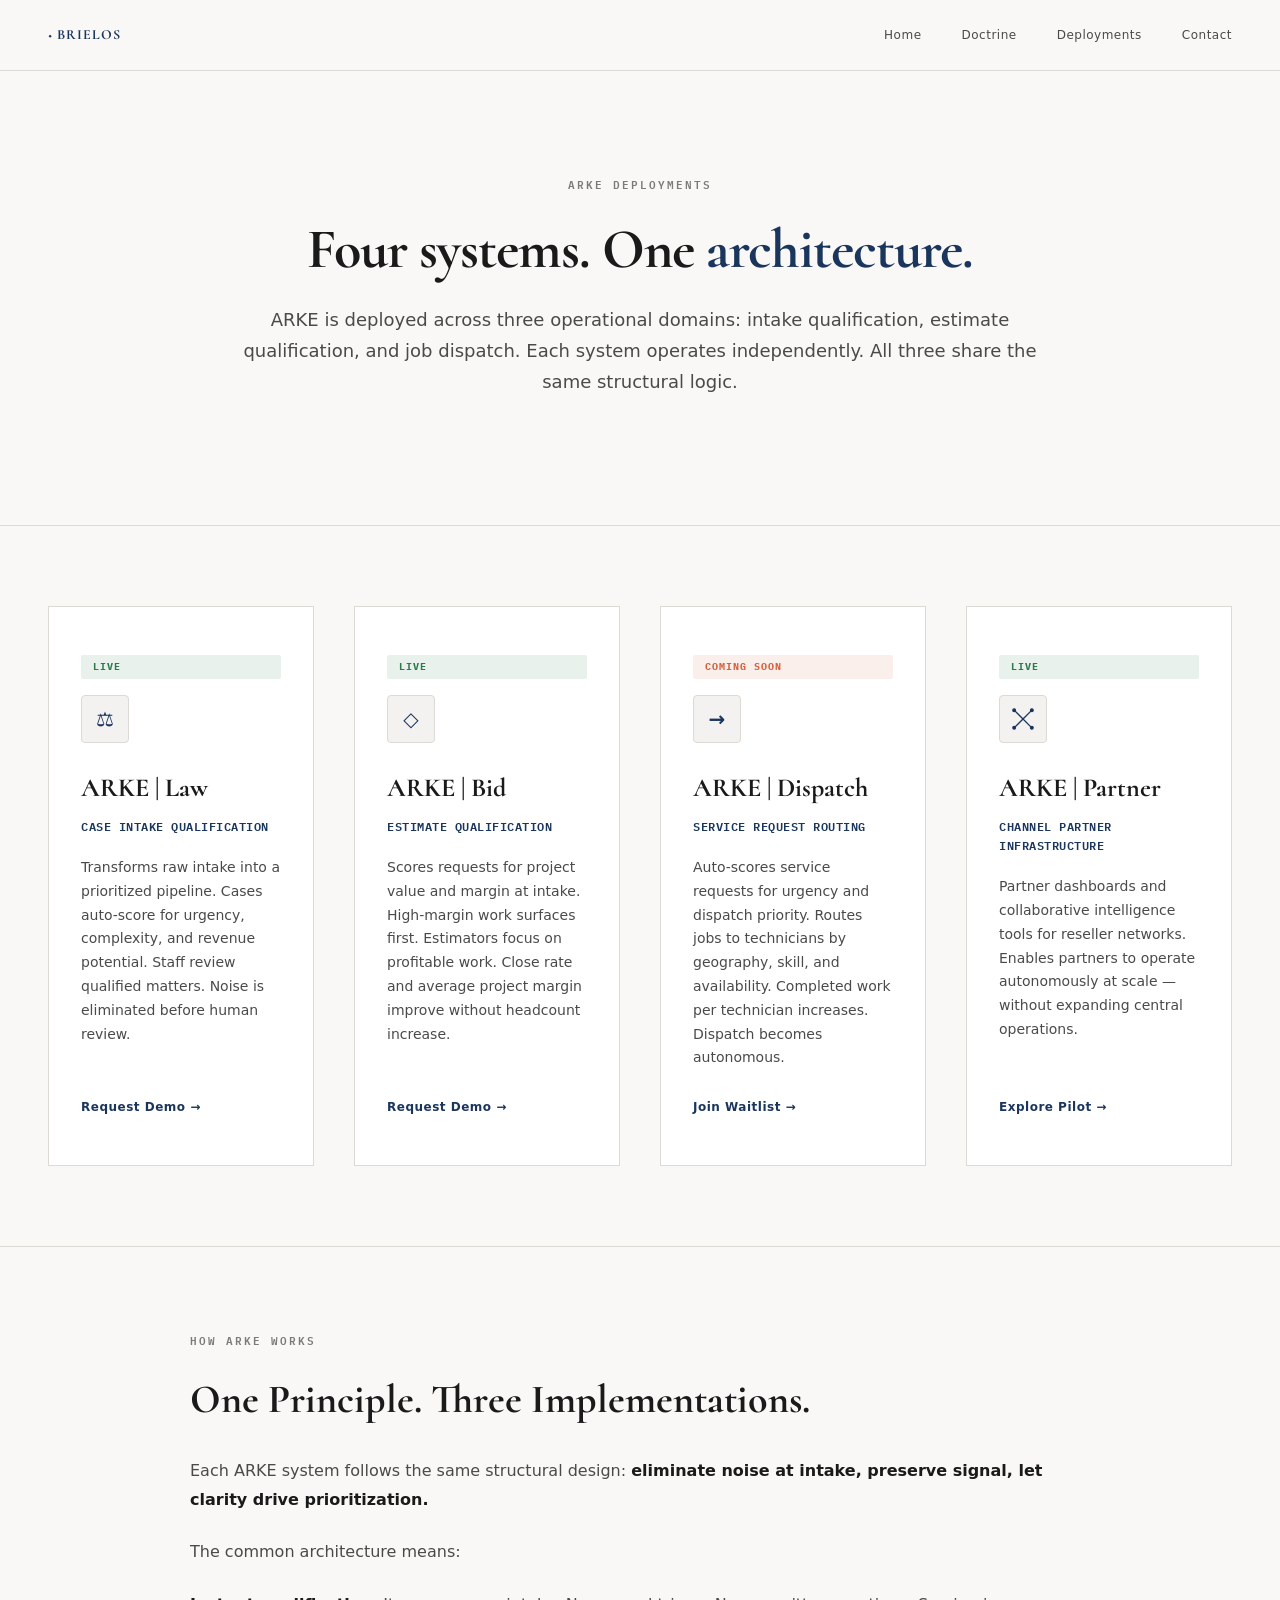
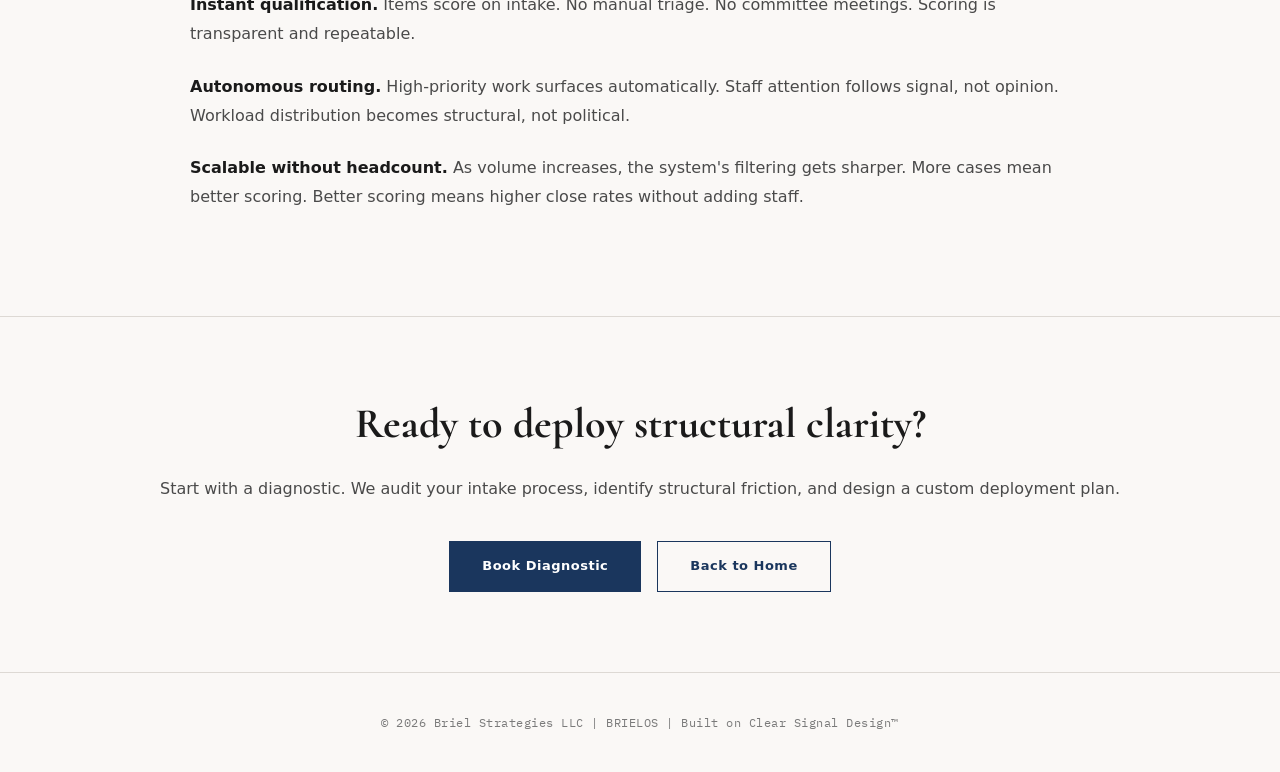
<file: brielos_deployments.html>
<!DOCTYPE html>
<html lang="en">
<head>
  <meta charset="UTF-8">
  <meta name="viewport" content="width=device-width, initial-scale=1.0">
  <title>ARKE Deployments — BrielOS</title>
  <style>
    @import url('https://fonts.googleapis.com/css2?family=Cormorant:wght@600;700&family=IBM+Plex+Mono:wght@400;600&display=swap');
    
    * { margin: 0; padding: 0; box-sizing: border-box; }
    
    :root {
      --bg-primary: #faf8f6;
      --bg-secondary: #f4f2f0;
      --text-primary: #1a1a1a;
      --text-secondary: #4a4a4a;
      --text-tertiary: #7a7a7a;
      --border: #ddd9d4;
      --accent: #1a365d;
      --accent-alt: #d4603f;
      --success: #2d7a4a;
    }
    
    html { scroll-behavior: smooth; }
    
    body {
      font-family: -apple-system, BlinkMacSystemFont, "Segoe UI", system-ui, sans-serif;
      background: var(--bg-primary);
      color: var(--text-primary);
      line-height: 1.6;
    }
    
    .container { max-width: 1280px; margin: 0 auto; padding: 0 48px; }
    
    /* === HEADER === */
    header {
      border-bottom: 1px solid var(--border);
      padding: 24px 0;
      position: sticky;
      top: 0;
      z-index: 100;
      background: rgba(250, 248, 246, 0.95);
      backdrop-filter: blur(8px);
    }
    
    .header-content { 
      display: flex; 
      justify-content: space-between; 
      align-items: center; 
    }
    
    .logo { 
      font-family: 'Cormorant', serif;
      font-size: 14px; 
      font-weight: 700; 
      color: var(--accent);
      letter-spacing: 1px;
    }
    
    .nav { 
      display: flex; 
      gap: 40px; 
    }
    
    .nav a { 
      font-size: 12px; 
      color: var(--text-secondary); 
      text-decoration: none; 
      transition: color 0.2s;
      letter-spacing: 0.5px;
    }
    
    .nav a:hover { color: var(--accent); }
    
    /* === HERO === */
    .hero {
      padding: 100px 0 80px;
      border-bottom: 1px solid var(--border);
    }
    
    .hero-content {
      max-width: 800px;
      margin: 0 auto;
      text-align: center;
    }
    
    .section-label {
      display: inline-block;
      font-size: 11px;
      letter-spacing: 2px;
      text-transform: uppercase;
      color: var(--text-tertiary);
      margin-bottom: 24px;
      font-weight: 600;
      font-family: 'IBM Plex Mono', monospace;
    }
    
    .hero h1 {
      font-family: 'Cormorant', serif;
      font-size: 56px;
      font-weight: 700;
      line-height: 1.15;
      margin-bottom: 24px;
      color: var(--text-primary);
      letter-spacing: -1px;
    }
    
    .hero h1 .highlight {
      color: var(--accent);
    }
    
    .hero-subhead {
      font-size: 18px;
      color: var(--text-secondary);
      margin-bottom: 48px;
      font-weight: 400;
      line-height: 1.7;
    }
    
    /* === DEPLOYMENTS GRID === */
    .deployments-grid {
      display: grid;
      grid-template-columns: repeat(3, 1fr);
      gap: 40px;
      padding: 80px 0;
      border-bottom: 1px solid var(--border);
    }
    
    .deployment-card {
      padding: 48px 32px;
      background: white;
      border: 1px solid var(--border);
      transition: all 0.3s ease;
      display: flex;
      flex-direction: column;
      position: relative;
      overflow: hidden;
    }
    
    .deployment-card:hover {
      border-color: var(--accent);
      box-shadow: 0 8px 24px rgba(26, 54, 93, 0.08);
    }
    
    .deployment-icon {
      width: 48px;
      height: 48px;
      display: flex;
      align-items: center;
      justify-content: center;
      margin-bottom: 24px;
      background: var(--bg-secondary);
      border: 1px solid var(--border);
      border-radius: 4px;
      font-weight: 700;
      color: var(--accent);
      font-size: 20px;
    }
    
    .deployment-card h3 {
      font-family: 'Cormorant', serif;
      font-size: 26px;
      font-weight: 700;
      margin-bottom: 8px;
      color: var(--text-primary);
    }
    
    .deployment-subtitle {
      font-size: 12px;
      color: var(--accent);
      letter-spacing: 0.5px;
      margin-bottom: 20px;
      font-weight: 600;
      text-transform: uppercase;
      font-family: 'IBM Plex Mono', monospace;
    }
    
    .deployment-description {
      font-size: 14px;
      color: var(--text-secondary);
      line-height: 1.7;
      margin-bottom: 28px;
      flex-grow: 1;
    }
    
    .deployment-link {
      font-size: 12px;
      color: var(--accent);
      text-decoration: none;
      font-weight: 600;
      letter-spacing: 0.5px;
      transition: color 0.2s;
      align-self: flex-start;
      position: relative;
      display: inline-block;
    }
    
    .deployment-link:hover {
      color: var(--accent-alt);
    }
    
    .deployment-link span {
      display: inline-block;
      transition: transform 0.3s ease;
    }
    
    .deployment-card:hover .deployment-link span {
      transform: translateX(4px);
    }
    
    /* === STATUS BADGES === */
    .status-badge {
      display: inline-block;
      font-size: 10px;
      letter-spacing: 1px;
      text-transform: uppercase;
      font-weight: 700;
      padding: 4px 12px;
      border-radius: 2px;
      margin-bottom: 16px;
      font-family: 'IBM Plex Mono', monospace;
    }
    
    .status-live {
      background: rgba(45, 122, 74, 0.1);
      color: var(--success);
    }
    
    .status-coming {
      background: rgba(212, 96, 63, 0.1);
      color: var(--accent-alt);
    }
    
    /* === OVERVIEW SECTION === */
    .overview {
      padding: 80px 0;
      border-bottom: 1px solid var(--border);
    }
    
    .overview-content {
      max-width: 900px;
      margin: 0 auto;
    }
    
    .overview-content h2 {
      font-family: 'Cormorant', serif;
      font-size: 40px;
      font-weight: 700;
      line-height: 1.3;
      margin-bottom: 32px;
      color: var(--text-primary);
    }
    
    .overview-text {
      font-size: 16px;
      color: var(--text-secondary);
      line-height: 1.8;
      margin-bottom: 24px;
    }
    
    .overview-text strong {
      color: var(--text-primary);
      font-weight: 600;
    }
    
    /* === CTA SECTION === */
    .cta-section {
      padding: 80px 0;
      text-align: center;
    }
    
    .cta-section h2 {
      font-family: 'Cormorant', serif;
      font-size: 42px;
      font-weight: 700;
      line-height: 1.3;
      margin-bottom: 24px;
      color: var(--text-primary);
    }
    
    .cta-section p {
      font-size: 16px;
      color: var(--text-secondary);
      margin-bottom: 40px;
    }
    
    .button-group {
      display: flex;
      gap: 16px;
      justify-content: center;
    }
    
    .button {
      display: inline-block;
      padding: 14px 32px;
      background: var(--accent);
      color: white;
      text-decoration: none;
      border: 1px solid var(--accent);
      font-weight: 600;
      font-size: 13px;
      letter-spacing: 0.5px;
      cursor: pointer;
      transition: all 0.3s;
    }
    
    .button:hover {
      background: transparent;
      color: var(--accent);
    }
    
    .button.secondary {
      background: transparent;
      color: var(--accent);
    }
    
    .button.secondary:hover {
      background: var(--accent);
      color: white;
    }
    
    /* === FOOTER === */
    footer {
      padding: 40px 0;
      border-top: 1px solid var(--border);
      text-align: center;
    }
    
    footer p {
      font-size: 12px;
      color: var(--text-tertiary);
      letter-spacing: 0.5px;
      font-family: 'IBM Plex Mono', monospace;
    }
    
    /* === RESPONSIVE === */
    @media (max-width: 1024px) {
      .deployments-grid {
        grid-template-columns: 1fr;
      }
    }
    
    @media (max-width: 768px) {
      .container { padding: 0 24px; }
      .hero { padding: 60px 0 60px; }
      .deployments-grid { padding: 60px 0; gap: 24px; }
      .overview { padding: 60px 0; }
      .cta-section { padding: 60px 0; }
      
      .hero h1 { font-size: 36px; }
      .deployment-card h3 { font-size: 20px; }
      .overview-content h2 { font-size: 32px; }
      .cta-section h2 { font-size: 32px; }
      
      .nav { gap: 20px; }
      .button-group { flex-direction: column; }
    }
  </style>
</head>
<body>

<header>
  <div class="container">
    <div class="header-content">
      <div class="logo">◆ BRIELOS</div>
      <nav class="nav">
        <a href="/">Home</a>
        <a href="/brielos_doctrine_methodology.html">Doctrine</a>
        <a href="/brielos_deployments.html">Deployments</a>
        <a href="mailto:hello@brielstrategies.com">Contact</a>
      </nav>
    </div>
  </div>
</header>

<!-- === HERO === -->
<section class="hero">
  <div class="container">
    <div class="hero-content">
      <span class="section-label">ARKE Deployments</span>
      <h1>Four systems. One <span class="highlight">architecture.</span></h1>
      <p class="hero-subhead">ARKE is deployed across three operational domains: intake qualification, estimate qualification, and job dispatch. Each system operates independently. All three share the same structural logic.</p>
    </div>
  </div>
</section>

<!-- === DEPLOYMENTS GRID === -->
<section class="deployments-grid">
  <div class="container" style="grid-column: 1 / -1;">
    <div style="display: grid; grid-template-columns: repeat(4, 1fr); gap: 40px;">

      <!-- ARKE | LAW -->
      <div class="deployment-card" id="law">
        <div class="status-badge status-live">Live</div>
        <div class="deployment-icon">⚖</div>
        <h3>ARKE | Law</h3>
        <div class="deployment-subtitle">Case Intake Qualification</div>
        <p class="deployment-description">Transforms raw intake into a prioritized pipeline. Cases auto-score for urgency, complexity, and revenue potential. Staff review qualified matters. Noise is eliminated before human review.</p>
        <a href="mailto:hello@brielstrategies.com?subject=ARKE%20Law%20Demo" class="deployment-link"><span>Request Demo →</span></a>
      </div>
      
      <!-- ARKE | BID -->
      <div class="deployment-card" id="bid">
        <div class="status-badge status-live">Live</div>
        <div class="deployment-icon">◇</div>
        <h3>ARKE | Bid</h3>
        <div class="deployment-subtitle">Estimate Qualification</div>
        <p class="deployment-description">Scores requests for project value and margin at intake. High-margin work surfaces first. Estimators focus on profitable work. Close rate and average project margin improve without headcount increase.</p>
        <a href="mailto:hello@brielstrategies.com?subject=ARKE%20Bid%20Demo" class="deployment-link"><span>Request Demo →</span></a>
      </div>
      
      <!-- ARKE | DISPATCH -->
      <div class="deployment-card" id="dispatch">
        <div class="status-badge status-coming">Coming Soon</div>
        <div class="deployment-icon">→</div>
        <h3>ARKE | Dispatch</h3>
        <div class="deployment-subtitle">Service Request Routing</div>
        <p class="deployment-description">Auto-scores service requests for urgency and dispatch priority. Routes jobs to technicians by geography, skill, and availability. Completed work per technician increases. Dispatch becomes autonomous.</p>
        <a href="mailto:hello@brielstrategies.com?subject=ARKE%20Dispatch%20Interest" class="deployment-link"><span>Join Waitlist →</span></a>
      </div>

      <!-- ARKE | PARTNER -->
      <div class="deployment-card" id="partner">
        <div class="status-badge status-live">Live</div>
        <div class="deployment-icon">
          <svg class="glyph" viewBox="0 0 52 52" xmlns="http://www.w3.org/2000/svg">
            <g stroke="currentColor" stroke-width="1.5" fill="none" stroke-linecap="round" stroke-linejoin="round">
              <line x1="26" y1="26" x2="36" y2="16"/>
              <line x1="26" y1="26" x2="16" y2="16"/>
              <line x1="26" y1="26" x2="36" y2="36"/>
              <line x1="26" y1="26" x2="16" y2="36"/>
              <circle cx="36" cy="16" r="1.5" fill="currentColor"/>
              <circle cx="16" cy="16" r="1.5" fill="currentColor"/>
              <circle cx="36" cy="36" r="1.5" fill="currentColor"/>
              <circle cx="16" cy="36" r="1.5" fill="currentColor"/>
            </g>
          </svg>
        </div>
        <h3>ARKE | Partner</h3>
        <div class="deployment-subtitle">Channel Partner Infrastructure</div>
        <p class="deployment-description">Partner dashboards and collaborative intelligence tools for reseller networks. Enables partners to operate autonomously at scale — without expanding central operations.</p>
        <a href="mailto:hello@brielstrategies.com?subject=ARKE%20Partner%20Pilot" class="deployment-link"><span>Explore Pilot →</span></a>
      </div>

    </div>
  </div>
</section>

<!-- === OVERVIEW === -->
<section class="overview">
  <div class="container">
    <div class="overview-content">
      <span class="section-label">How ARKE Works</span>
      <h2>One Principle. Three Implementations.</h2>
      
      <p class="overview-text">Each ARKE system follows the same structural design: <strong>eliminate noise at intake, preserve signal, let clarity drive prioritization.</strong></p>
      
      <p class="overview-text">The common architecture means:</p>
      
      <p class="overview-text"><strong>Instant qualification.</strong> Items score on intake. No manual triage. No committee meetings. Scoring is transparent and repeatable.</p>
      
      <p class="overview-text"><strong>Autonomous routing.</strong> High-priority work surfaces automatically. Staff attention follows signal, not opinion. Workload distribution becomes structural, not political.</p>
      
      <p class="overview-text"><strong>Scalable without headcount.</strong> As volume increases, the system's filtering gets sharper. More cases mean better scoring. Better scoring means higher close rates without adding staff.</p>
    </div>
  </div>
</section>

<!-- === CTA === -->
<section class="cta-section">
  <div class="container">
    <h2>Ready to deploy structural clarity?</h2>
    <p>Start with a diagnostic. We audit your intake process, identify structural friction, and design a custom deployment plan.</p>
    <div class="button-group">
      <a href="mailto:hello@brielstrategies.com" class="button">Book Diagnostic</a>
      <a href="/" class="button secondary">Back to Home</a>
    </div>
  </div>
</section>

<!-- === FOOTER === -->
<footer>
  <div class="container">
    <p>© 2026 Briel Strategies LLC | BRIELOS | Built on Clear Signal Design™</p>
  </div>
</footer>

</body>
</html>
</file>
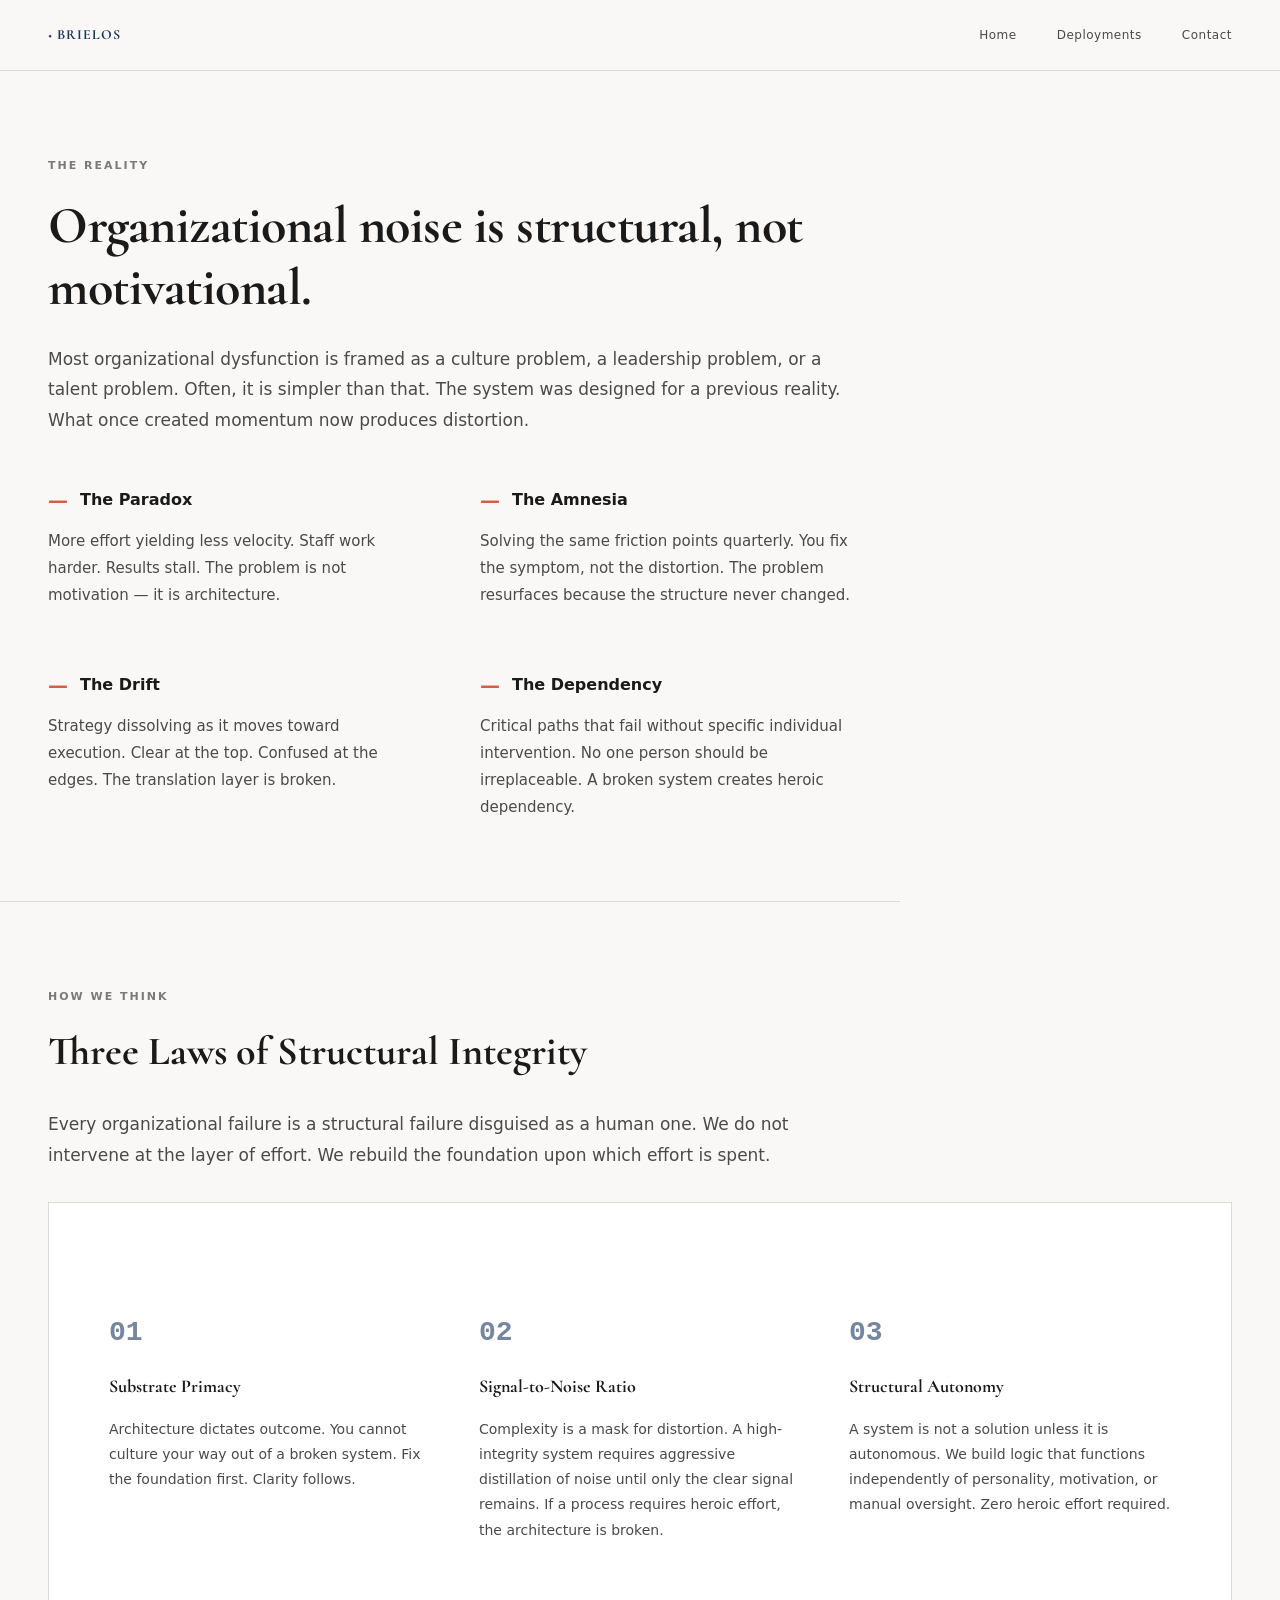
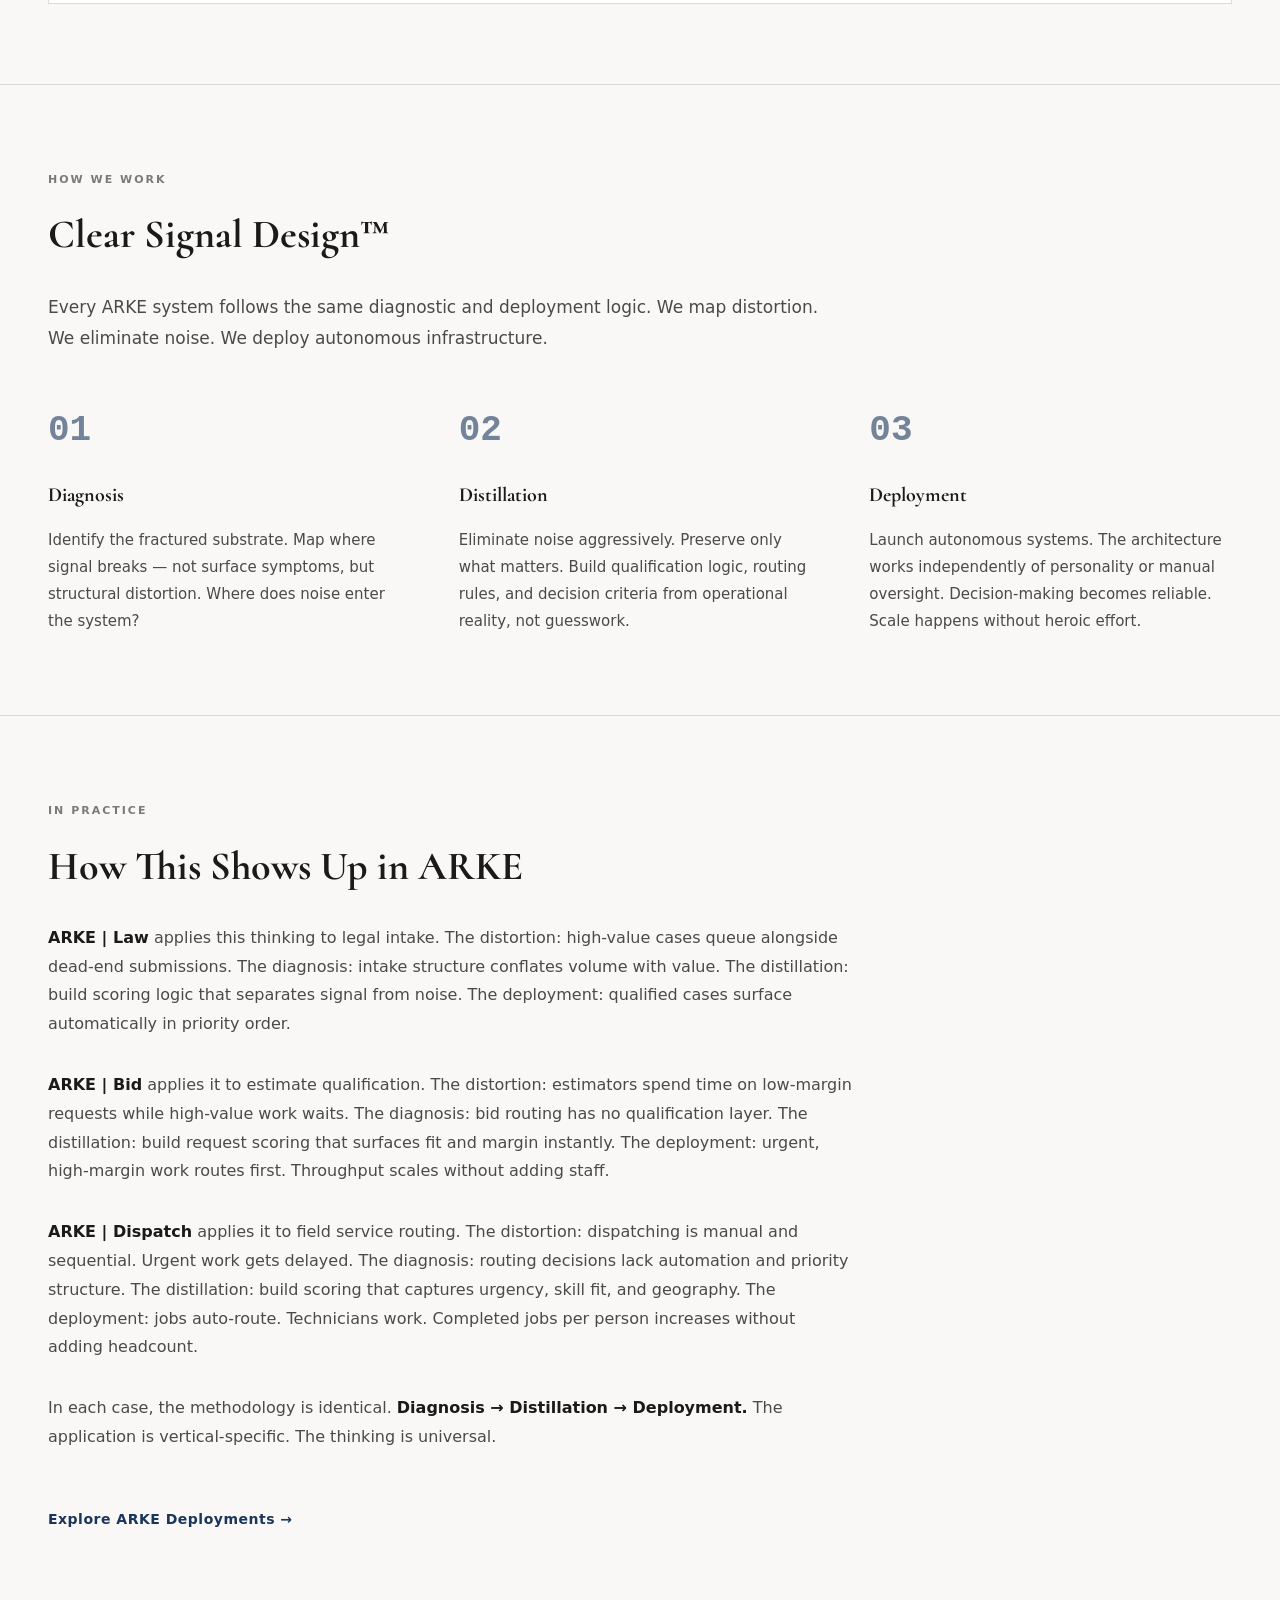
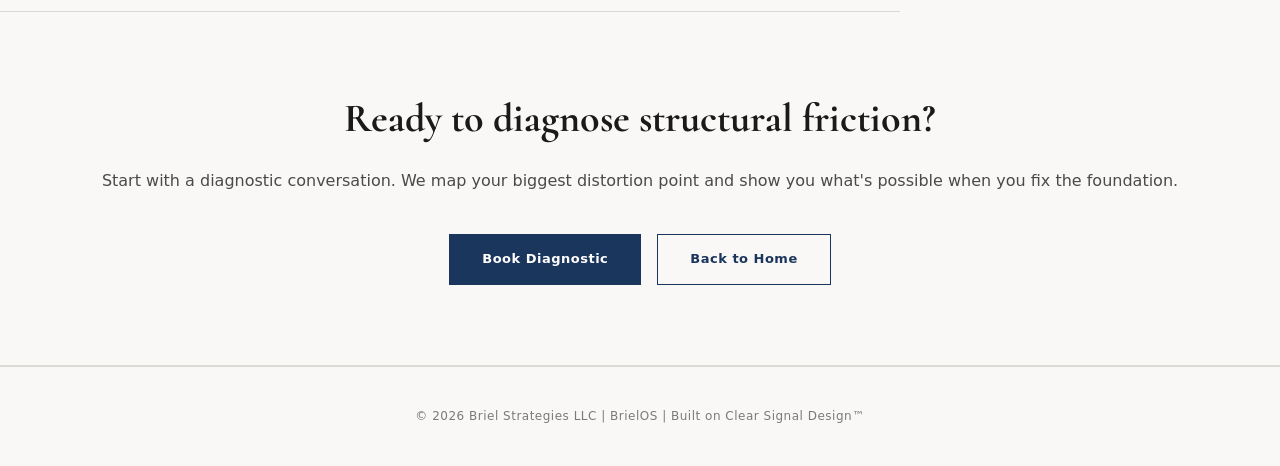
<file: brielos_doctrine_methodology.html>
<!DOCTYPE html>
<html lang="en">
<head>
  <meta charset="UTF-8">
  <meta name="viewport" content="width=device-width, initial-scale=1.0">
  <title>BrielOS — Doctrine & Methodology</title>
  <style>
    @import url('https://fonts.googleapis.com/css2?family=Cormorant:wght@600;700&family=IBM+Plex+Mono:wght@400;600&display=swap');
    
    * { margin: 0; padding: 0; box-sizing: border-box; }
    
    :root {
      --bg-primary: #faf8f6;
      --bg-secondary: #f4f2f0;
      --bg-tertiary: #efefed;
      --text-primary: #1a1a1a;
      --text-secondary: #4a4a4a;
      --text-tertiary: #7a7a7a;
      --border: #ddd9d4;
      --accent: #1a365d;
      --accent-alt: #d4603f;
      --success: #2d7a4a;
    }
    
    html { scroll-behavior: smooth; }
    
    body {
      font-family: -apple-system, BlinkMacSystemFont, "Segoe UI", system-ui, sans-serif;
      background: var(--bg-primary);
      color: var(--text-primary);
      line-height: 1.6;
    }
    
    .container { max-width: 1280px; margin: 0 auto; padding: 0 48px; }
    
    /* === HEADER === */
    header {
      border-bottom: 1px solid var(--border);
      padding: 24px 0;
      position: sticky;
      top: 0;
      z-index: 100;
      background: rgba(250, 248, 246, 0.95);
      backdrop-filter: blur(8px);
    }
    
    .header-content { 
      display: flex; 
      justify-content: space-between; 
      align-items: center; 
    }
    
    .logo { 
      font-family: 'Cormorant', serif;
      font-size: 14px; 
      font-weight: 700; 
      color: var(--accent);
      letter-spacing: 1px;
    }
    
    .nav { 
      display: flex; 
      gap: 40px; 
    }
    
    .nav a { 
      font-size: 12px; 
      color: var(--text-secondary); 
      text-decoration: none; 
      transition: color 0.2s;
      letter-spacing: 0.5px;
    }
    
    .nav a:hover { color: var(--accent); }
    
    /* === SECTION STRUCTURE === */
    section {
      padding: 80px 0;
      border-bottom: 1px solid var(--border);
    }
    
    .section-label {
      display: inline-block;
      font-size: 11px;
      letter-spacing: 2px;
      text-transform: uppercase;
      color: var(--text-tertiary);
      margin-bottom: 20px;
      font-weight: 600;
    }
    
    section h1 {
      font-family: 'Cormorant', serif;
      font-size: 52px;
      font-weight: 700;
      line-height: 1.2;
      margin-bottom: 24px;
      color: var(--text-primary);
      letter-spacing: -0.5px;
    }
    
    section h2 {
      font-family: 'Cormorant', serif;
      font-size: 40px;
      font-weight: 700;
      line-height: 1.3;
      margin-bottom: 32px;
      color: var(--text-primary);
    }
    
    section h3 {
      font-family: 'Cormorant', serif;
      font-size: 24px;
      font-weight: 700;
      margin-bottom: 16px;
      color: var(--text-primary);
    }
    
    .intro-text {
      font-size: 17px;
      color: var(--text-secondary);
      line-height: 1.8;
      margin-bottom: 32px;
      max-width: 800px;
    }
    
    /* === PROBLEM SECTION === */
    .problem-section {
      max-width: 900px;
    }
    
    .problem-grid {
      display: grid;
      grid-template-columns: 1fr 1fr;
      gap: 60px;
      margin-top: 48px;
    }
    
    .problem-item h4 {
      font-size: 16px;
      font-weight: 600;
      color: var(--text-primary);
      margin-bottom: 12px;
      display: flex;
      align-items: center;
      gap: 12px;
    }
    
    .problem-item h4:before {
      content: "—";
      color: var(--accent-alt);
      font-weight: 700;
      font-size: 20px;
    }
    
    .problem-item p {
      font-size: 15px;
      color: var(--text-secondary);
      line-height: 1.8;
    }
    
    /* === PHILOSOPHY SECTION === */
    .philosophy-section {
      background: white;
      padding: 60px;
      border: 1px solid var(--border);
    }
    
    .law-grid {
      display: grid;
      grid-template-columns: repeat(3, 1fr);
      gap: 48px;
      margin-top: 48px;
    }
    
    .law-card {
      display: flex;
      flex-direction: column;
    }
    
    .law-number {
      font-family: 'IBM+Plex+Mono', monospace;
      font-size: 28px;
      font-weight: 700;
      color: var(--accent);
      margin-bottom: 16px;
      opacity: 0.6;
    }
    
    .law-card h3 {
      font-size: 18px;
      margin-bottom: 16px;
    }
    
    .law-card p {
      font-size: 14px;
      color: var(--text-secondary);
      line-height: 1.8;
    }
    
    /* === METHODOLOGY SECTION === */
    .methodology-intro {
      max-width: 800px;
      margin-bottom: 48px;
    }
    
    .methodology-grid {
      display: grid;
      grid-template-columns: repeat(3, 1fr);
      gap: 48px;
    }
    
    .methodology-step {
      display: flex;
      flex-direction: column;
    }
    
    .step-number {
      font-family: 'IBM+Plex+Mono', monospace;
      font-size: 36px;
      font-weight: 700;
      color: var(--accent);
      margin-bottom: 20px;
      opacity: 0.6;
    }
    
    .methodology-step h3 {
      font-size: 20px;
      margin-bottom: 16px;
    }
    
    .methodology-step p {
      font-size: 15px;
      color: var(--text-secondary);
      line-height: 1.8;
    }
    
    /* === APPLICATION SECTION === */
    .application-section {
      max-width: 900px;
    }
    
    .application-text {
      font-size: 16px;
      color: var(--text-secondary);
      line-height: 1.8;
      margin-bottom: 32px;
    }
    
    .application-text strong {
      color: var(--text-primary);
      font-weight: 600;
    }
    
    .application-link {
      display: inline-block;
      margin-top: 24px;
      font-size: 14px;
      color: var(--accent);
      text-decoration: none;
      font-weight: 600;
      letter-spacing: 0.5px;
      transition: color 0.2s;
    }
    
    .application-link:hover {
      color: var(--accent-alt);
    }
    
    /* === CTA === */
    .cta-section {
      text-align: center;
      padding: 80px 0;
    }
    
    .cta-section h2 {
      margin-bottom: 24px;
    }
    
    .cta-section p {
      font-size: 16px;
      color: var(--text-secondary);
      margin-bottom: 40px;
    }
    
    .button {
      display: inline-block;
      padding: 14px 32px;
      background: var(--accent);
      color: white;
      text-decoration: none;
      border: 1px solid var(--accent);
      font-weight: 600;
      font-size: 13px;
      letter-spacing: 0.5px;
      cursor: pointer;
      transition: all 0.3s;
    }
    
    .button:hover {
      background: transparent;
      color: var(--accent);
    }
    
    .button.secondary {
      background: transparent;
      color: var(--accent);
    }
    
    .button.secondary:hover {
      background: var(--accent);
      color: white;
    }
    
    /* === FOOTER === */
    footer {
      padding: 40px 0;
      border-top: 1px solid var(--border);
      text-align: center;
    }
    
    footer p {
      font-size: 12px;
      color: var(--text-tertiary);
      letter-spacing: 0.5px;
    }
    
    /* === RESPONSIVE === */
    @media (max-width: 1024px) {
      .problem-grid {
        grid-template-columns: 1fr;
        gap: 40px;
      }
      
      .law-grid {
        grid-template-columns: 1fr;
      }
      
      .methodology-grid {
        grid-template-columns: 1fr;
      }
    }
    
    @media (max-width: 768px) {
      .container { padding: 0 24px; }
      section { padding: 60px 0; }
      
      section h1 { font-size: 36px; }
      section h2 { font-size: 32px; }
      
      .philosophy-section {
        padding: 40px;
      }
      
      .nav { gap: 20px; }
    }
  </style>
</head>
<body>

<header>
  <div class="container">
    <div class="header-content">
      <div class="logo">◆ BRIELOS</div>
      <nav class="nav">
        <a href="https://brielos.com/">Home</a>
        <a href="https://brielos.com/deployments">Deployments</a>
        <a href="#contact">Contact</a>
      </nav>
    </div>
  </div>
</header>

<!-- === PROBLEM SECTION === -->
<section class="problem-section">
  <div class="container">
    <span class="section-label">The Reality</span>
    <h1>Organizational noise is structural, not motivational.</h1>
    
    <p class="intro-text">Most organizational dysfunction is framed as a culture problem, a leadership problem, or a talent problem. Often, it is simpler than that. The system was designed for a previous reality. What once created momentum now produces distortion.</p>
    
    <div class="problem-grid">
      <div class="problem-item">
        <h4>The Paradox</h4>
        <p>More effort yielding less velocity. Staff work harder. Results stall. The problem is not motivation — it is architecture.</p>
      </div>
      
      <div class="problem-item">
        <h4>The Amnesia</h4>
        <p>Solving the same friction points quarterly. You fix the symptom, not the distortion. The problem resurfaces because the structure never changed.</p>
      </div>
      
      <div class="problem-item">
        <h4>The Drift</h4>
        <p>Strategy dissolving as it moves toward execution. Clear at the top. Confused at the edges. The translation layer is broken.</p>
      </div>
      
      <div class="problem-item">
        <h4>The Dependency</h4>
        <p>Critical paths that fail without specific individual intervention. No one person should be irreplaceable. A broken system creates heroic dependency.</p>
      </div>
    </div>
  </div>
</section>

<!-- === PHILOSOPHY SECTION === -->
<section>
  <div class="container">
    <span class="section-label">How We Think</span>
    <h2>Three Laws of Structural Integrity</h2>
    
    <p class="intro-text">Every organizational failure is a structural failure disguised as a human one. We do not intervene at the layer of effort. We rebuild the foundation upon which effort is spent.</p>
    
    <div class="philosophy-section">
      <div class="law-grid">
        <div class="law-card">
          <div class="law-number">01</div>
          <h3>Substrate Primacy</h3>
          <p>Architecture dictates outcome. You cannot culture your way out of a broken system. Fix the foundation first. Clarity follows.</p>
        </div>
        
        <div class="law-card">
          <div class="law-number">02</div>
          <h3>Signal-to-Noise Ratio</h3>
          <p>Complexity is a mask for distortion. A high-integrity system requires aggressive distillation of noise until only the clear signal remains. If a process requires heroic effort, the architecture is broken.</p>
        </div>
        
        <div class="law-card">
          <div class="law-number">03</div>
          <h3>Structural Autonomy</h3>
          <p>A system is not a solution unless it is autonomous. We build logic that functions independently of personality, motivation, or manual oversight. Zero heroic effort required.</p>
        </div>
      </div>
    </div>
  </div>
</section>

<!-- === METHODOLOGY SECTION === -->
<section>
  <div class="container">
    <span class="section-label">How We Work</span>
    <h2>Clear Signal Design™</h2>
    
    <div class="methodology-intro">
      <p class="intro-text">Every ARKE system follows the same diagnostic and deployment logic. We map distortion. We eliminate noise. We deploy autonomous infrastructure.</p>
    </div>
    
    <div class="methodology-grid">
      <div class="methodology-step">
        <div class="step-number">01</div>
        <h3>Diagnosis</h3>
        <p>Identify the fractured substrate. Map where signal breaks — not surface symptoms, but structural distortion. Where does noise enter the system?</p>
      </div>
      
      <div class="methodology-step">
        <div class="step-number">02</div>
        <h3>Distillation</h3>
        <p>Eliminate noise aggressively. Preserve only what matters. Build qualification logic, routing rules, and decision criteria from operational reality, not guesswork.</p>
      </div>
      
      <div class="methodology-step">
        <div class="step-number">03</div>
        <h3>Deployment</h3>
        <p>Launch autonomous systems. The architecture works independently of personality or manual oversight. Decision-making becomes reliable. Scale happens without heroic effort.</p>
      </div>
    </div>
  </div>
</section>

<!-- === APPLICATION SECTION === -->
<section class="application-section">
  <div class="container">
    <span class="section-label">In Practice</span>
    <h2>How This Shows Up in ARKE</h2>
    
    <p class="application-text">
      <strong>ARKE | Law</strong> applies this thinking to legal intake. The distortion: high-value cases queue alongside dead-end submissions. The diagnosis: intake structure conflates volume with value. The distillation: build scoring logic that separates signal from noise. The deployment: qualified cases surface automatically in priority order.
    </p>
    
    <p class="application-text">
      <strong>ARKE | Bid</strong> applies it to estimate qualification. The distortion: estimators spend time on low-margin requests while high-value work waits. The diagnosis: bid routing has no qualification layer. The distillation: build request scoring that surfaces fit and margin instantly. The deployment: urgent, high-margin work routes first. Throughput scales without adding staff.
    </p>
    
    <p class="application-text">
      <strong>ARKE | Dispatch</strong> applies it to field service routing. The distortion: dispatching is manual and sequential. Urgent work gets delayed. The diagnosis: routing decisions lack automation and priority structure. The distillation: build scoring that captures urgency, skill fit, and geography. The deployment: jobs auto-route. Technicians work. Completed jobs per person increases without adding headcount.
    </p>
    
    <p class="application-text">
      In each case, the methodology is identical. <strong>Diagnosis → Distillation → Deployment.</strong> The application is vertical-specific. The thinking is universal.
    </p>
    
    <a href="https://brielos.com/deployments" class="application-link">Explore ARKE Deployments →</a>
  </div>
</section>

<!-- === CTA === -->
<section class="cta-section">
  <div class="container">
    <h2>Ready to diagnose structural friction?</h2>
    <p>Start with a diagnostic conversation. We map your biggest distortion point and show you what's possible when you fix the foundation.</p>
    <div style="display: flex; gap: 16px; justify-content: center;">
      <a href="mailto:hello@brielstrategies.com" class="button">Book Diagnostic</a>
      <a href="https://brielos.com/" class="button secondary">Back to Home</a>
    </div>
  </div>
</section>

<!-- === FOOTER === -->
<footer>
  <div class="container">
    <p>© 2026 Briel Strategies LLC | BrielOS | Built on Clear Signal Design™</p>
  </div>
</footer>

</body>
</html>
</file>
